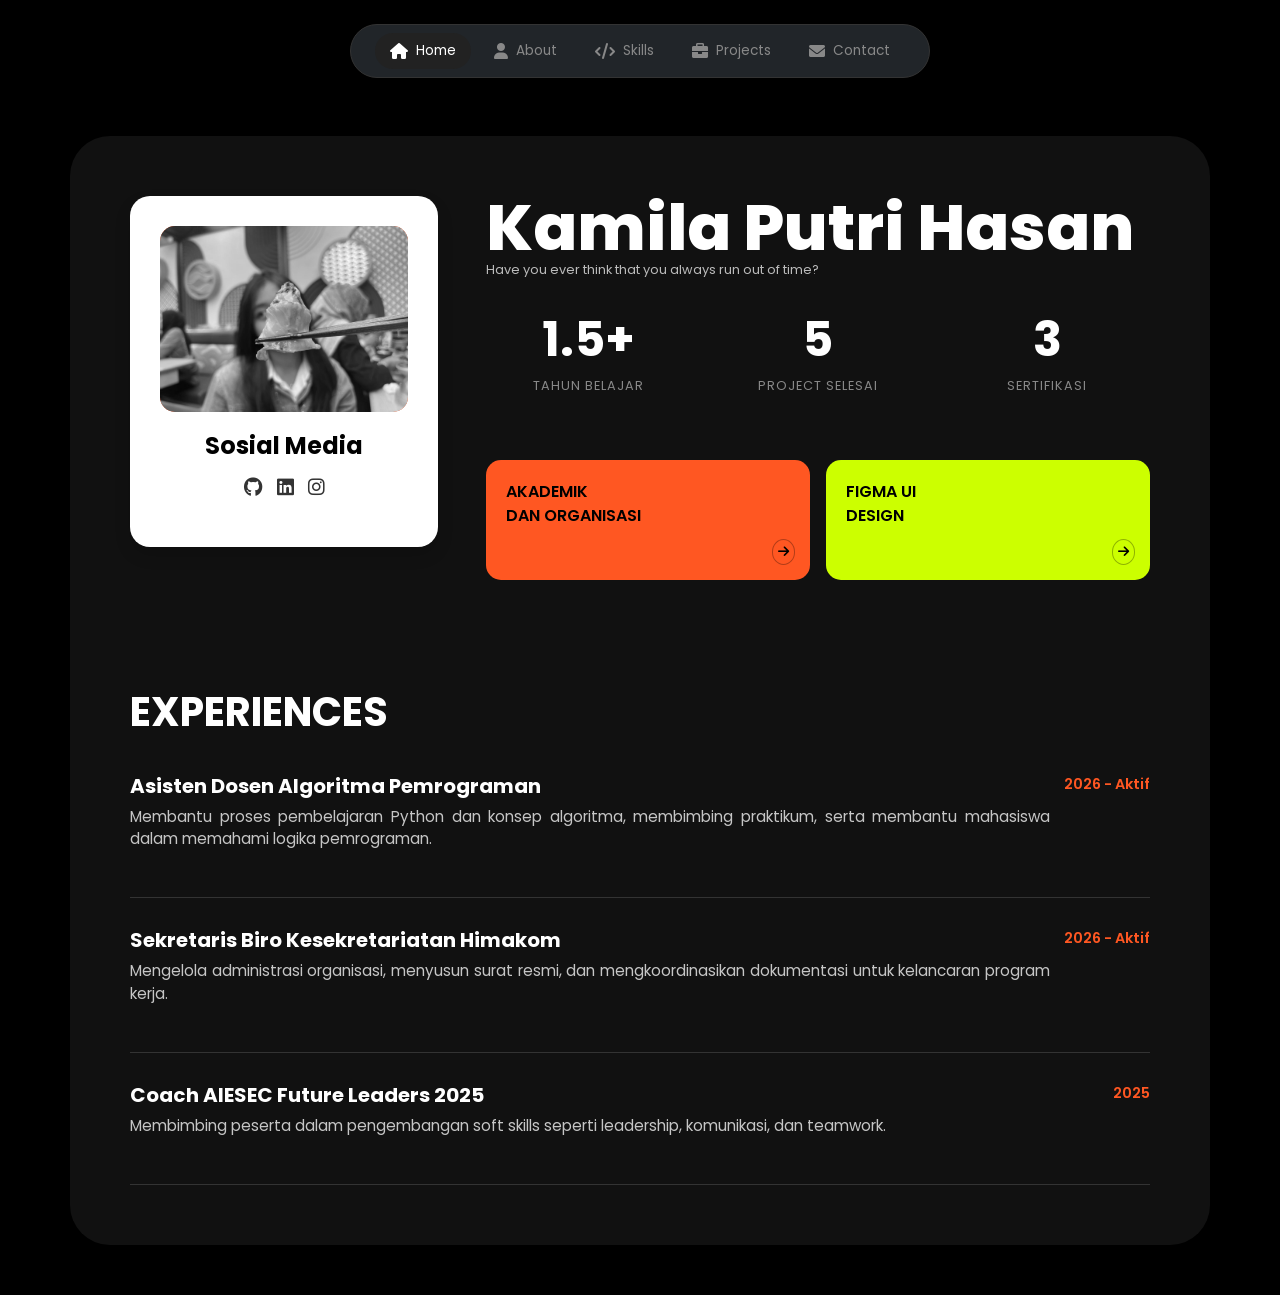
<file: index.html>
<!DOCTYPE html>
<html lang="id">
<head>
    <meta charset="UTF-8">
    <meta name="viewport" content="width=device-width, initial-scale=1.0">
    <title>Portofolio | Kamila Putri Hasan</title>
    <link href="https://cdn.jsdelivr.net/npm/bootstrap@5.3.0/dist/css/bootstrap.min.css" rel="stylesheet">
    <link rel="stylesheet" href="https://cdnjs.cloudflare.com/ajax/libs/font-awesome/6.0.0/css/all.min.css">
    <link href="https://fonts.googleapis.com/css2?family=Poppins:wght@400;600;700;800&display=swap" rel="stylesheet">
    <link rel="stylesheet" href="style.css">
</head>
<body>

    <nav class="navbar navbar-expand-lg navbar-dark sticky-top mt-3">
        <div class="container justify-content-center">
            <div class="bg-dark p-2 rounded-pill shadow d-flex gap-2 align-items-center px-4" style="border: 1px solid #333;">
                <a class="nav-link-custom active" href="index.html"><i class="fas fa-home"></i> <span>Home</span></a>
                <a class="nav-link-custom" href="about.html"><i class="fas fa-user"></i> <span>About</span></a>
                <a class="nav-link-custom" href="skills.html"><i class="fas fa-code"></i> <span>Skills</span></a>
                <a class="nav-link-custom" href="projects.html"><i class="fas fa-briefcase"></i> <span>Projects</span></a>
                <a class="nav-link-custom" href="contact.html"><i class="fas fa-envelope"></i> <span>Contact</span></a>                
            </div>
        </div>
    </nav>

    <div class="container main-wrapper shadow-lg">
        <div class="row g-5 align-items-start">
            <div class="col-md-4">
                <div class="profile-card shadow">
                    <div class="profile-img-box">
                        <img src="assets/potogueh.jpg" alt="Foto Kamila">
                    </div>
                    <h4 class="fw-bold mt-3">Sosial Media</h4>
                    <div class="social-icons my-3">
                        <a href="https://github.com/Kamilaa8" target="_blank"><i class="fab fa-github"></i></a>
                        <a href="https://www.linkedin.com/in/kamila-putri-hasan-668977372?utm_source=share_via&utm_content=profile&utm_medium=member_ios" target="_blank"><i class="fab fa-linkedin"></i></a>
                        <a href="https://www.instagram.com/lyuuxc" target="_blank"><i class="fab fa-instagram"></i></a>
                    </div>
                </div>
            </div>

            <div class="col-md-8">
                <div class="hero-title">Kamila Putri Hasan</div>
                <p class="hero-desc"> 
                    Have you ever think that you always run out of time?
                </p>

                <div class="row text-center mb-5">
                    <div class="col-4 stat-item">
                        <h3>1.5+</h3>
                        <p>Tahun Belajar</p>
                    </div>
                    <div class="col-4 stat-item">
                        <h3>5</h3>
                        <p>Project Selesai</p>
                    </div>
                    <div class="col-4 stat-item">
                        <h3>3</h3>
                        <p>Sertifikasi</p>
                    </div>
                </div>

                <div class="row g-3">
                    <div class="col-md-6">
                        <div class="skill-box orange" style="cursor: pointer;">
                            AKADEMIK <br> DAN ORGANISASI
                            <div class="box-arrow"><i class="fas fa-arrow-right"></i></div>
                        </div>
                    </div>
                    <div class="col-md-6">
                        <div class="skill-box neon" style="cursor: pointer;">
                            FIGMA UI<br>DESIGN
                            <div class="box-arrow"><i class="fas fa-arrow-right"></i></div>
                        </div>
                    </div>
                </div>
            </div>
        </div>

        <div class="row mt-5">
            <div class="col-12">
                <h2 class="exp-title">EXPERIENCES</h2>
                <div id="experience-list"></div> 
            </div>
        </div>

    </div> 

    <script src="https://cdn.jsdelivr.net/npm/bootstrap@5.3.0/dist/js/bootstrap.bundle.min.js"></script>
    <script src="script.js"></script>
</body>
</html>
</file>
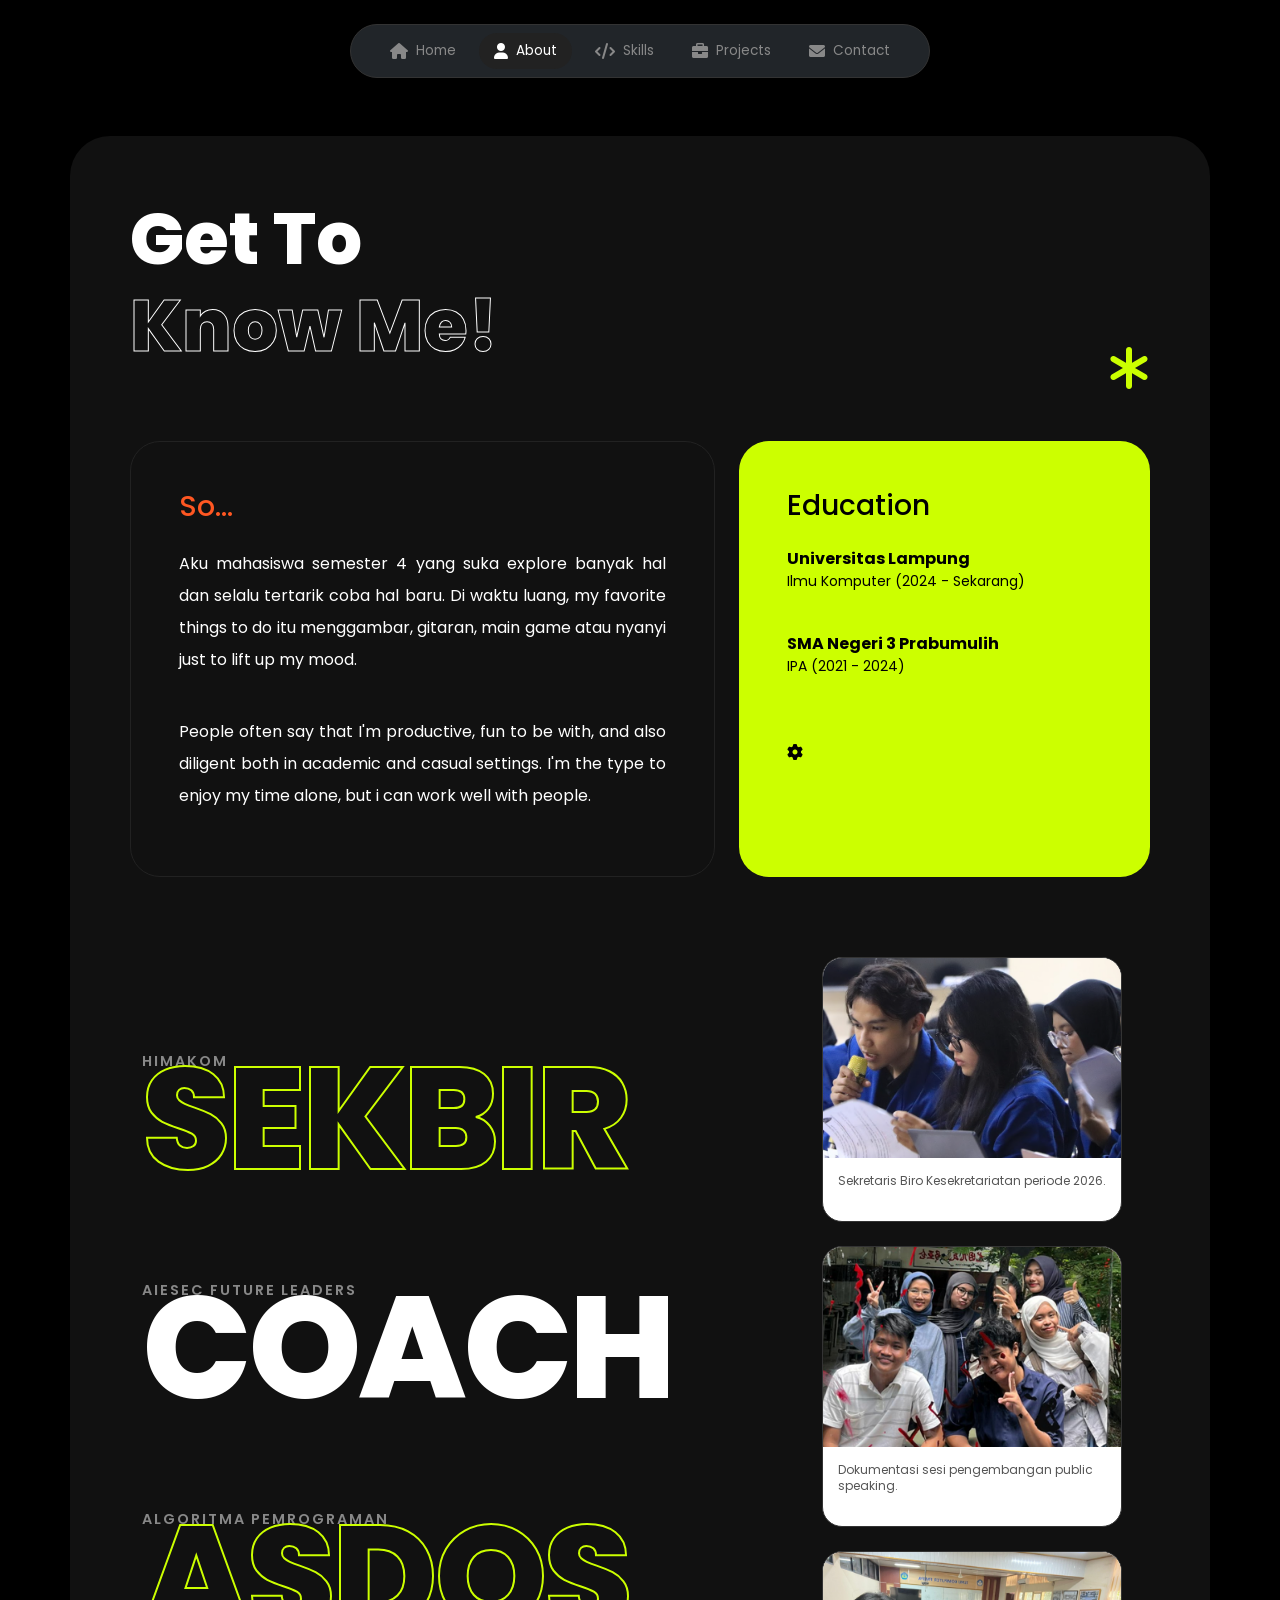
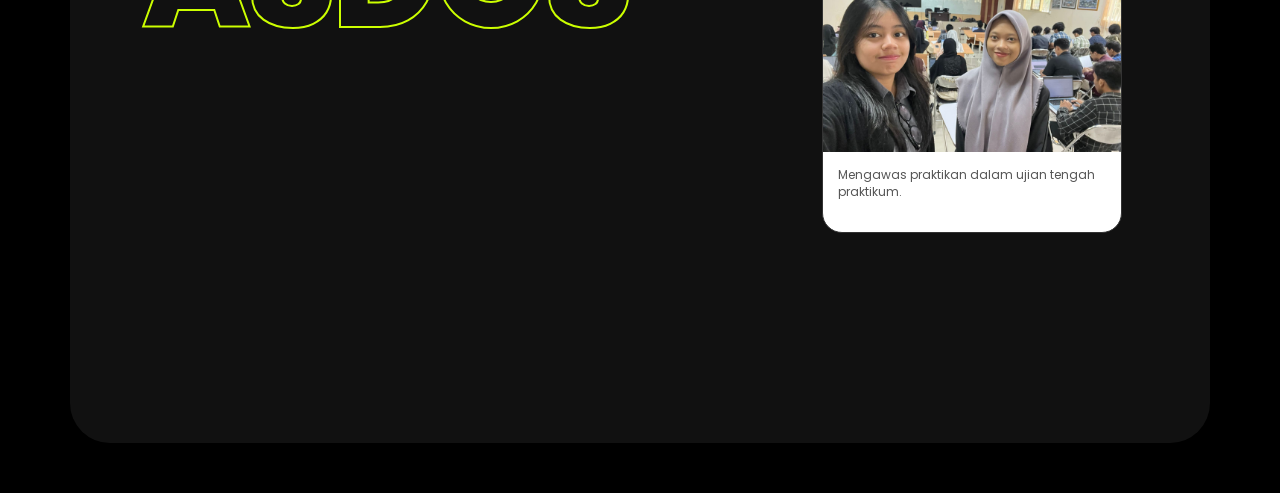
<file: about.html>
<!DOCTYPE html>
<html lang="id">
<head>
    <meta charset="UTF-8">
    <meta name="viewport" content="width=device-width, initial-scale=1.0">
    <title>About Me | Kamila Putri Hasan</title>
    <link href="https://cdn.jsdelivr.net/npm/bootstrap@5.3.0/dist/css/bootstrap.min.css" rel="stylesheet">
    <link rel="stylesheet" href="https://cdnjs.cloudflare.com/ajax/libs/font-awesome/6.0.0/css/all.min.css">
    <link href="https://fonts.googleapis.com/css2?family=Poppins:wght@400;600;700;800&display=swap" rel="stylesheet">
    <link rel="stylesheet" href="style.css">
</head>
<body class="bg-black text-white">

    <nav class="navbar navbar-expand-lg navbar-dark sticky-top mt-3">
        <div class="container justify-content-center">
            <div class="bg-dark p-2 rounded-pill shadow d-flex gap-2 align-items-center px-4" style="border: 1px solid #333;">
                <a class="nav-link-custom" href="index.html"><i class="fas fa-home"></i> <span>Home</span></a>
                <a class="nav-link-custom active" href="about.html"><i class="fas fa-user"></i> <span>About</span></a>
                <a class="nav-link-custom" href="skills.html"><i class="fas fa-code"></i> <span>Skills</span></a>
                <a class="nav-link-custom" href="projects.html"><i class="fas fa-briefcase"></i> <span>Projects</span></a>
                <a class="nav-link-custom" href="contact.html"><i class="fas fa-envelope"></i> <span>Contact</span></a>                
            </div>
        </div>
    </nav>

    <div class="container main-wrapper shadow-lg">
        <div class="row mb-5">
            <div class="col-lg-8">
                <h1 class="display-2 fw-800 mb-4">Get To <br> <span class="text-outline">Know Me!</span></h1>
            </div>
            <div class="col-lg-4 d-flex align-items-end justify-content-end">
                <div class="spinning-logo">
                    <i class="fas fa-asterisk fa-3x text-neon"></i>
                </div>
            </div>
        </div>

        <div class="row g-4">
            <div class="col-md-7">
                <div class="about-card p-5 h-100 bg-dark-soft">
                    <h3 class="text-orange mb-4">So...</h3>
                    <p class="text-justify lh-lg">
                        Aku mahasiswa semester 4 yang suka explore banyak hal dan selalu tertarik coba hal baru. Di waktu luang, my favorite things to do itu menggambar, gitaran, main game atau nyanyi just to lift up my mood.
                    </p>
                    <br>
                    <p class="text-justify lh-lg">
                        People often say that I'm productive, fun to be with, and also diligent both in academic and casual settings. I'm the type to enjoy my time alone, but i can work well with people.
                    </p>
                </div>
            </div>

            <div class="col-md-5">
                <div class="about-card p-5 h-100 bg-neon text-black">
                    <h3>Education</h3>
                    <div class="mt-4">
                        <p class="fw-bold mb-0">Universitas Lampung</p>
                        <p class="small">Ilmu Komputer (2024 - Sekarang)</p>
                        <br>
                        <p class="fw-bold mb-0">SMA Negeri 3 Prabumulih</p>
                        <p class="small">IPA (2021 - 2024)</p>
                        <br>
                        <br>
                        <i class="fas fa-cog spinning-logo"></i>
                    </div>
                </div>
            </div>
        </div>

        <div class="row mt-big section-typography align-items-center">
            <div class="col-lg-8 position-relative">
                <div class="experimental-heading">
                    <span class="text-upper-small">HIMAKOM</span>
                    <h1 class="display-huge text-outline-neon">SEKBIR</h1>
                </div>
                <div class="experimental-heading mt-minus">
                    <span class="text-upper-small">AIESEC Future Leaders</span>
                    <h1 class="display-huge text-white">COACH</h1>
                </div>
                <div class="experimental-heading mt-minus">
                    <span class="text-upper-small text-orange">Algoritma Pemrograman</span>
                    <h1 class="display-huge text-outline-neon">ASDOS</h1>
                </div>
            </div>

            <div class="col-lg-4 d-flex flex-column gap-4">
                <div class="documentation-card">
                    <img src="assets/himakom-activity.jpg" class="activity-img" alt="Himakom">
                    <div class="activity-info">
                        <p>Sekretaris Biro Kesekretariatan periode 2026.</p>
                    </div>
                </div>

                <div class="documentation-card">
                    <img src="assets/aiesec-activity.jpg" class="activity-img" alt="Aiesec">
                    <div class="activity-info">
                        <p>Dokumentasi sesi pengembangan public speaking.</p>
                    </div>
                </div>

                <div class="documentation-card">
                    <img src="assets/asdos-activity.jpeg" class="activity-img" alt="Asdos">
                    <div class="activity-info">
                        <p>Mengawas praktikan dalam ujian tengah praktikum.</p>
                    </div>
                </div>
            </div>
        </div>
    </div>

    <script src="https://cdn.jsdelivr.net/npm/bootstrap@5.3.0/dist/js/bootstrap.bundle.min.js"></script>
    <script src="script.js"></script>
</body>
</html>
</file>
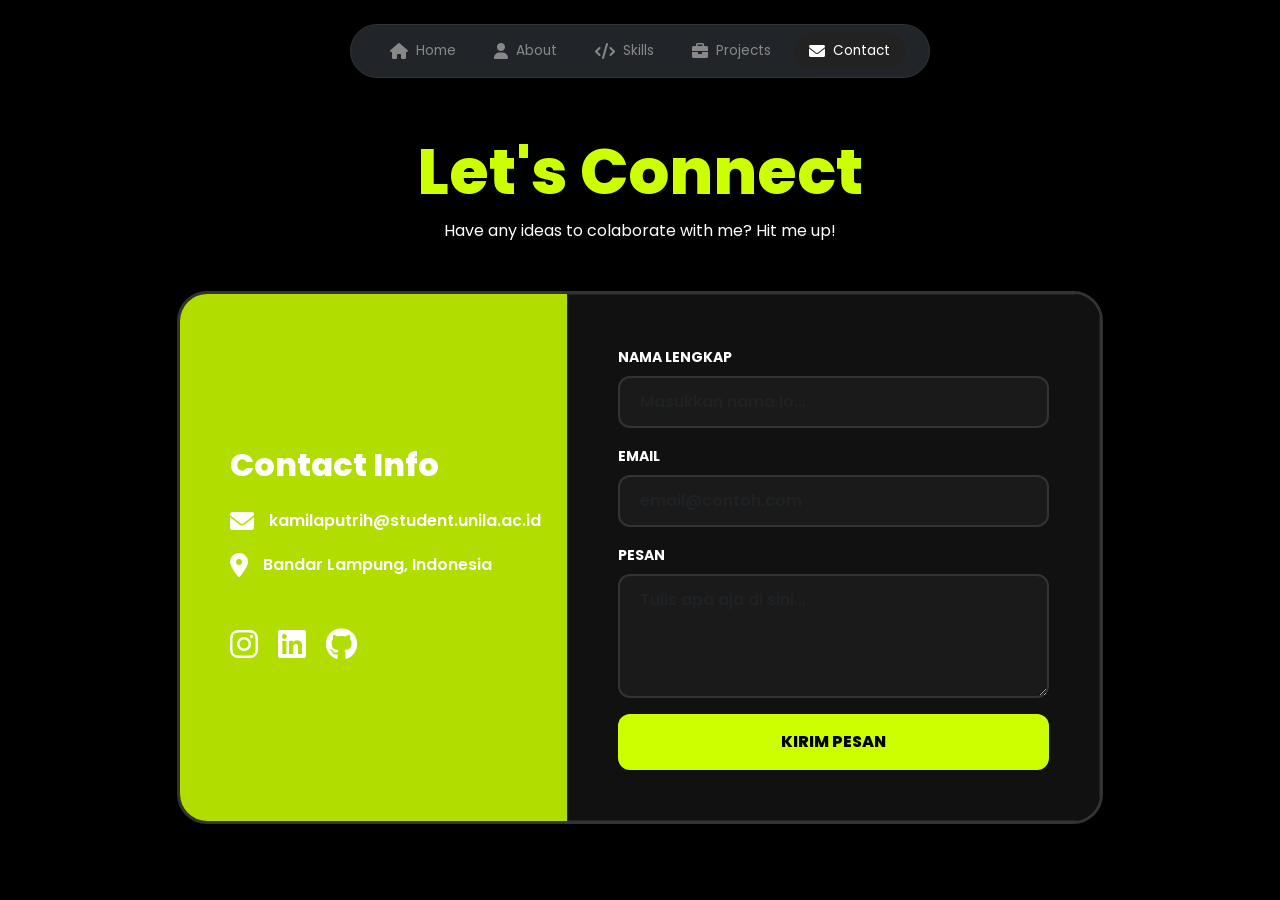
<file: contact.html>
<!DOCTYPE html>
<html lang="id">
<head>
    <meta charset="UTF-8">
    <meta name="viewport" content="width=device-width, initial-scale=1.0">
    <title>Contact | Kamila Putri Hasan</title>
    <link href="https://cdn.jsdelivr.net/npm/bootstrap@5.3.0/dist/css/bootstrap.min.css" rel="stylesheet">
    <link rel="stylesheet" href="https://cdnjs.cloudflare.com/ajax/libs/font-awesome/6.0.0/css/all.min.css">
    <link href="https://fonts.googleapis.com/css2?family=Poppins:wght@400;600;700;800&display=swap" rel="stylesheet">
    <link rel="stylesheet" href="style.css">
</head>
<body class="bg-black text-white">

    <nav class="navbar navbar-expand-lg navbar-dark sticky-top mt-3">
        <div class="container justify-content-center">
            <div class="bg-dark p-2 rounded-pill shadow d-flex gap-2 align-items-center px-4" style="border: 1px solid #333;">
                <a class="nav-link-custom" href="index.html"><i class="fas fa-home"></i> <span>Home</span></a>
                <a class="nav-link-custom" href="about.html"><i class="fas fa-user"></i> <span>About</span></a>
                <a class="nav-link-custom" href="skills.html"><i class="fas fa-code"></i> <span>Skills</span></a>
                <a class="nav-link-custom" href="projects.html"><i class="fas fa-briefcase"></i> <span>Projects</span></a>
                <a class="nav-link-custom active" href="contact.html"><i class="fas fa-envelope"></i> <span>Contact</span></a>
            </div>
        </div>
    </nav>

    <div class="container mt-5">
        <div class="text-center mb-5">
            <h1 class="display-3 fw-800 text-neon">Let's Connect</h1>
            <p class="text-desc-skill">Have any ideas to colaborate with me? Hit me up!</p>
        </div>

        <div class="row justify-content-center">
            <div class="col-lg-10">
                <div class="contact-wrapper">
                    <div class="contact-info-card bg-orange">
                        <h2 class="fw-800 text-white mb-4">Contact Info</h2>
                        <div class="info-item">
                            <i class="fas fa-envelope"></i>
                            <p>kamilaputrih@student.unila.ac.id</p>
                        </div>
                        <div class="info-item">
                            <i class="fas fa-map-marker-alt"></i>
                            <p>Bandar Lampung, Indonesia</p>
                        </div>
                        <div class="social-links-large mt-4">
                            <a href="#"><i class="fab fa-instagram"></i></a>
                            <a href="#"><i class="fab fa-linkedin"></i></a>
                            <a href="#"><i class="fab fa-github"></i></a>
                        </div>
                    </div>

                    <div class="contact-form-card bg-dark-soft">
                        <form action="#">
                            <div class="mb-3">
                                <label class="form-label small fw-bold">NAMA LENGKAP</label>
                                <input type="text" class="form-control custom-input" placeholder="Masukkan nama lo...">
                            </div>
                            <div class="mb-3">
                                <label class="form-label small fw-bold">EMAIL</label>
                                <input type="email" class="form-control custom-input" placeholder="email@contoh.com">
                            </div>
                            <div class="mb-3">
                                <label class="form-label small fw-bold">PESAN</label>
                                <textarea class="form-control custom-input" rows="4" placeholder="Tulis apa aja di sini..."></textarea>
                            </div>
                            <button type="submit" class="btn btn-neon w-100 fw-800 py-3">KIRIM PESAN</button>
                        </form>
                    </div>
                </div>
            </div>
        </div>
    </div>

</body>
</html>
</file>
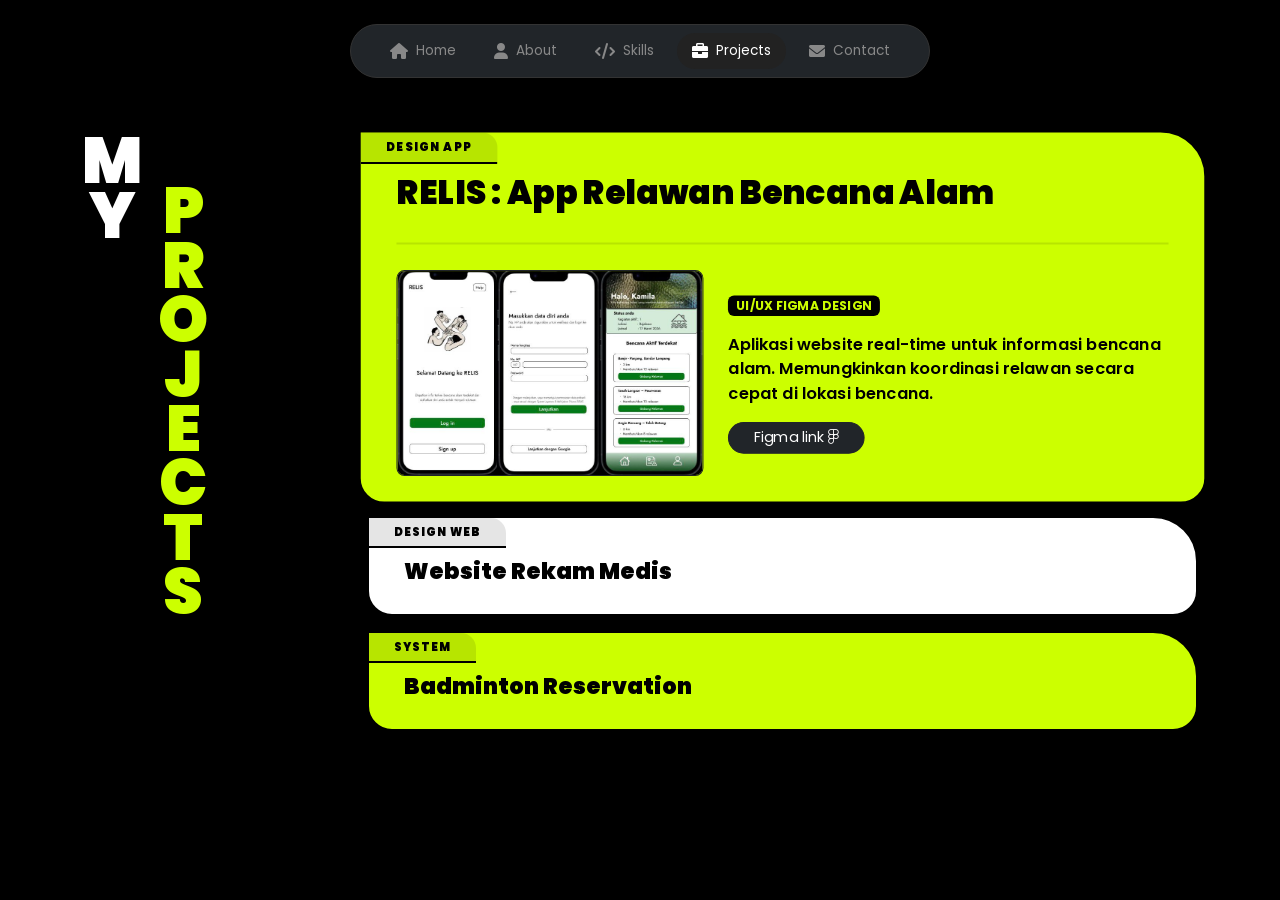
<file: projects.html>
<!DOCTYPE html>
<html lang="id">
<head>
    <meta charset="UTF-8">
    <meta name="viewport" content="width=device-width, initial-scale=1.0">
    <title>Projects | Kamila Putri Hasan</title>
    <link href="https://cdn.jsdelivr.net/npm/bootstrap@5.3.0/dist/css/bootstrap.min.css" rel="stylesheet">
    <link rel="stylesheet" href="https://cdnjs.cloudflare.com/ajax/libs/font-awesome/6.0.0/css/all.min.css">
    <link href="https://fonts.googleapis.com/css2?family=Poppins:wght@400;600;700;800&display=swap" rel="stylesheet">
    <link rel="stylesheet" href="style.css">
</head>
<body class="bg-black text-white">
    <nav class="navbar navbar-expand-lg navbar-dark sticky-top mt-3">
        <div class="container justify-content-center">
            <div class="bg-dark p-2 rounded-pill shadow d-flex gap-2 align-items-center px-4" style="border: 1px solid #333;">
                <a class="nav-link-custom" href="index.html"><i class="fas fa-home"></i> <span>Home</span></a>
                <a class="nav-link-custom" href="about.html"><i class="fas fa-user"></i> <span>About</span></a>
                <a class="nav-link-custom" href="skills.html"><i class="fas fa-code"></i> <span>Skills</span></a>
                <a class="nav-link-custom active" href="projects.html"><i class="fas fa-briefcase"></i> <span>Projects</span></a>
                <a class="nav-link-custom" href="contact.html"><i class="fas fa-envelope"></i> <span>Contact</span></a>                
            </div>
        </div>
    </nav>

    <div class="container mt-5">
        <div class="row align-items-start">
            
            <div class="col-md-3 d-none d-md-block">
                <div class="vertical-title-wrapper">
                    <div class="vertical-column text-white">
                        M<br>Y
                    </div>
                    <div class="vertical-column text-neon column-projects">
                        P<br>R<br>O<br>J<br>E<br>C<br>T<br>S
                    </div>
                </div>
            </div>

            <div class="col-12 d-md-none text-center mb-4">
                <h1 class="display-3 fw-800 text-neon">My Projects</h1>
            </div>

            <div class="col-md-9">
                <div class="stack-area-central">
                    
                    <div class="folder-card-full bg-neon active" data-project="relis">
                        <div class="folder-tab">DESIGN APP</div>
                        <h2 class="folder-title">RELIS : App Relawan Bencana Alam</h2>
                        <div class="folder-inner-content">
                            <div class="row align-items-center g-4">
                                <div class="col-md-5">
                                    <img src="assets/relis.jpg" class="img-fluid rounded-3 border border-dark" alt="Relis App">
                                </div>
                                <div class="col-md-7">
                                    <span class="badge bg-black text-neon mb-3">UI/UX FIGMA DESIGN</span>
                                    <p class="text-in-folder">Aplikasi website real-time untuk informasi bencana alam. Memungkinkan koordinasi relawan secara cepat di lokasi bencana.</p>
                                    <a href="https://www.figma.com/proto/VZvvlKDemAaffYvea4Pv1g/Tugas-2-RPL-Figma-Desain-UI" target="_blank" class="btn btn-dark btn-sm rounded-pill px-4">Figma link <i class="fab fa-figma"></i></a>
                                </div>
                            </div>
                        </div>
                    </div>

                    <div class="folder-card-full bg-white text-black" data-project="nasa">
                        <div class="folder-tab text-black">DESIGN WEB</div>
                        <h2 class="folder-title">Website Rekam Medis</h2>
                        <div class="folder-inner-content">
                            <div class="row align-items-center g-4">
                                <div class="col-md-5">
                                    <img src="assets/rekam-medis.jpg" class="img-fluid rounded-3 border" alt="rekam-medis poto">
                                </div>
                                <div class="col-md-7">
                                    <span class="badge bg-dark text-white mb-3">FIGMA - MYSQL</span>
                                    <p class="text-in-folder">Design system Web Rekam Medis ini dirancang untuk mendukung pengelolaan data kesehatan secara terstruktur dan terintegrasi dengan database. Sistem ini digunakan oleh pasien, dokter, dan admin untuk mengakses, mencatat, serta mengelola informasi medis secara efisien dan aman.</p>
                                    <a href="https://www.figma.com/proto/fRzU5xHBZ5E9Qie9cjLlLI/Projek-Basis-Data-Sistem-Pencatatan-Rekam-Medis?node-id=2097-3747&t=NIS2TNP9I6ISfwFj-1%22" target="_blank" class="btn btn-dark btn-sm rounded-pill px-4">Figma link <i class="fab fa-figma"></i></a>
                                </div>
                            </div>
                        </div>
                    </div>

                    <div class="folder-card-full bg-neon" data-project="badminton">
                        <div class="folder-tab">SYSTEM</div>
                        <h2 class="folder-title">Badminton Reservation</h2>
                        <div class="folder-inner-content">
                            <div class="row align-items-center g-4">
                                <div class="col-md-5">
                                    <img src="assets/badminton.jpg" class="img-fluid rounded-3 border border-dark" alt="Badminton System">
                                </div>
                                <div class="col-md-7">
                                    <span class="badge bg-black text-neon mb-3">JAVA - MYSQL</span>
                                    <p class="text-in-folder">Sistem pemesanan lapangan berbasis Java Desktop dengan database MySQL untuk manajemen jadwal yang terstruktur.</p>
                                </div>
                            </div>
                        </div>
                    </div>

                </div>
            </div>
        </div>
    </div>

    <script src="script.js"></script>
</body>
</html>
</file>
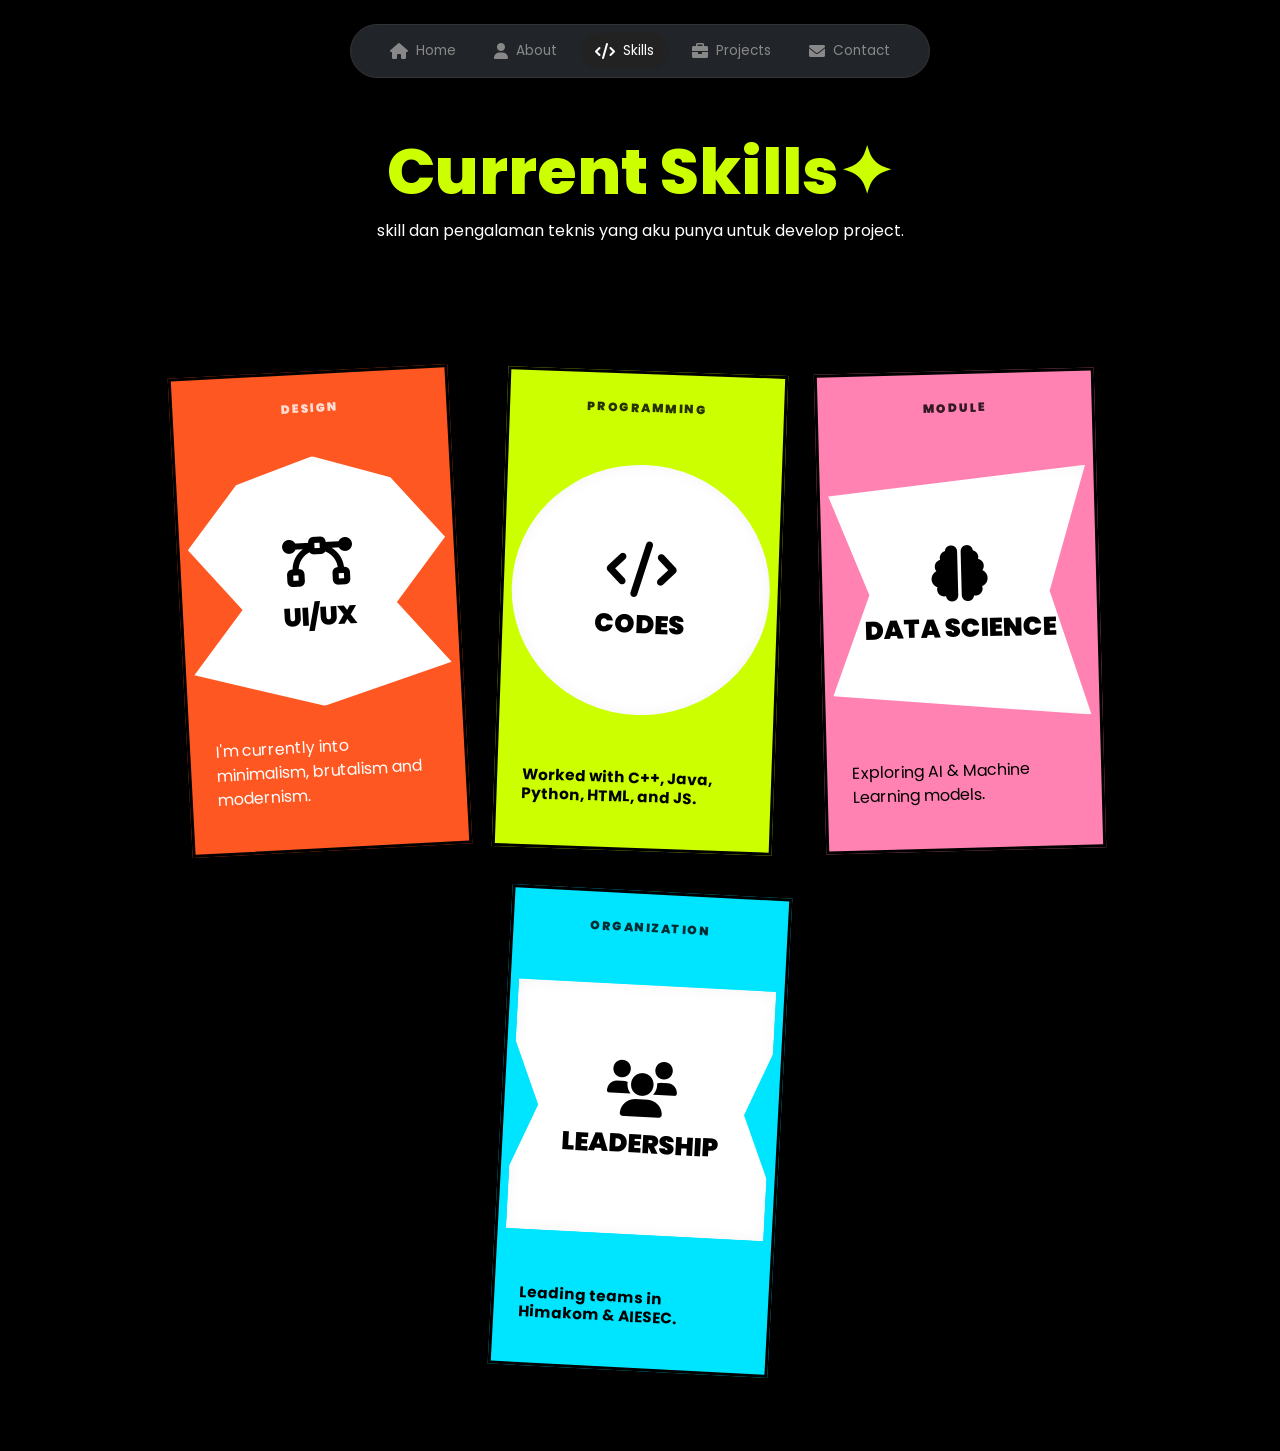
<file: skills.html>
<!DOCTYPE html>
<html lang="id">
<head>
    <meta charset="UTF-8">
    <meta name="viewport" content="width=device-width, initial-scale=1.0">
    <title>Skills | Kamila Putri Hasan</title>
    <link href="https://cdn.jsdelivr.net/npm/bootstrap@5.3.0/dist/css/bootstrap.min.css" rel="stylesheet">
    <link rel="stylesheet" href="https://cdnjs.cloudflare.com/ajax/libs/font-awesome/6.0.0/css/all.min.css">
    <link href="https://fonts.googleapis.com/css2?family=Poppins:wght@400;600;700;800&display=swap" rel="stylesheet">
    <link rel="stylesheet" href="style.css">
</head>
<body class="bg-black text-white">

    <nav class="navbar navbar-expand-lg navbar-dark sticky-top mt-3">
        <div class="container justify-content-center">
            <div class="bg-dark p-2 rounded-pill shadow d-flex gap-2 align-items-center px-4" style="border: 1px solid #333;">
                <a class="nav-link-custom" href="index.html"><i class="fas fa-home"></i> <span>Home</span></a>
                <a class="nav-link-custom" href="about.html"><i class="fas fa-user"></i> <span>About</span></a>
                <a class="nav-link-custom active" href="skills.html"><i class="fas fa-code"></i> <span>Skills</span></a>
                <a class="nav-link-custom" href="projects.html"><i class="fas fa-briefcase"></i> <span>Projects</span></a>
                <a class="nav-link-custom" href="contact.html"><i class="fas fa-envelope"></i> <span>Contact</span></a>
            </div>
        </div>
    </nav>

    <div class="container mt-5">
        <div class="text-center mb-5">
            <h1 class="display-3 fw-800 text-neon">Current Skills<span class="spinning-logo d-inline-block">✦</span></h1>
            <p class="text-desc-skill">skill dan pengalaman teknis yang aku punya untuk develop project.</p>
        </div>

        <div class="skills-setlist">
            <div class="skill-card shape-wavy bg-orange">
                <span class="card-tag">Design</span>
                <div class="inner-shape shape-flower">
                    <i class="fas fa-bezier-curve"></i>
                    <h3 class="card-title">UI/UX</h3>
                </div>
                <p class="card-desc1">I'm currently into minimalism, brutalism and modernism.</p>
            </div>

            <div class="skill-card shape-circle bg-neon">
                <span class="card-tag">Programming</span>
                <div class="inner-shape shape-oval">
                    <i class="fas fa-code"></i>
                    <h3 class="card-title">CODES</h3>
                </div>
                <p class="card-desc">Worked with C++, Java, Python, HTML, and JS.</p>
            </div>

            <div class="skill-card shape-round bg-pink">
                <span class="card-tag">Module</span>
                <div class="inner-shape shape-bowtie">
                    <i class="fas fa-brain"></i>
                    <h3 class="card-title">DATA SCIENCE</h3>
                </div>
                <p class="card-desc1">Exploring AI & Machine Learning models.</p>
            </div>

            <div class="skill-card shape-abstract bg-cyan">
                <span class="card-tag">Organization</span>
                <div class="inner-shape shape-badge">
                    <i class="fas fa-users"></i>
                    <h3 class="card-title">LEADERSHIP</h3>
                </div>
                <p class="card-desc">Leading teams in Himakom & AIESEC.</p>
            </div>
        </div>
    </div>

</body>
</html>
</file>
<file: style.css>
/* --- GLOBAL CONFIGURATION --- */
:root {
    --bg-dark: #000000; 
    --card-dark: #111111;
    --accent-orange: #FF5722;
    --accent-neon: #CCFF00;
    --text-main: #FFFFFF;
    --text-muted: #888888;
}

body {
    background-color: var(--bg-dark);
    color: var(--text-main);
    font-family: 'Poppins', sans-serif;
    overflow-x: hidden;
}

.nav-link-custom {
    color: #888;
    text-decoration: none;
    font-size: 0.85rem;
    padding: 8px 15px;
    border-radius: 50px;
    transition: 0.3s ease;
    display: flex;
    align-items: center;
    gap: 8px;
}

.nav-link-custom i { font-size: 1rem; }

.nav-link-custom:hover, .nav-link-custom.active {
    background-color: #222;
    color: #fff;
}

.sticky-top { z-index: 1000; }

.main-wrapper {
    background-color: var(--card-dark);
    border-radius: 40px;
    padding: 60px;
    margin: 50px auto;
}

/* --- HOME PAGE STYLES --- */
.profile-card {
    background-color: #FFFFFF;
    color: #000000;
    border-radius: 20px;
    padding: 30px;
    text-align: center;
    overflow: hidden;
}

.profile-img-box {
    background-color: var(--accent-orange);
    border-radius: 15px;
    overflow: hidden;
    margin-bottom: 20px;
}

.profile-img-box img {
    width: 100%;
    filter: grayscale(100%);
}

.social-icons i {
    font-size: 1.2rem;
    margin: 0 5px;
    color: #333;
}

.hero-title, .hero-subtitle {
    font-size: 4rem;
    font-weight: 800;
    line-height: 1;
}

.hero-desc {
    color: #bbbbbb;
    font-size: 0.8rem;
    line-height: 1.6;
    text-align: justify;
    max-width: 600px;
    margin-bottom: 30px;
}

.stat-item h3 { font-size: 3rem; font-weight: 700; }
.stat-item p {
    color: var(--text-muted);
    text-transform: uppercase;
    font-size: 0.8rem;
    letter-spacing: 1px;
}

.skill-box {
    border-radius: 15px;
    padding: 20px;
    height: 120px;
    position: relative;
    color: #000;
    font-weight: 600;
}
.skill-box.orange { background-color: var(--accent-orange); }
.skill-box.neon { background-color: var(--accent-neon); }

.box-arrow {
    position: absolute;
    bottom: 15px;
    right: 15px;
    font-size: 0.8rem;
    border: 1px solid rgba(0,0,0,0.3);
    border-radius: 50%;
    padding: 2px 5px;
}

.exp-title { font-size: 2.5rem; font-weight: 700; margin-top: 60px; }
.exp-item {
    border-bottom: 1px solid #333;
    padding: 30px 0;
    display: flex;
    justify-content: space-between;
}
.exp-item:hover { background-color: #1a1a1a; }
.exp-info h5 { font-weight: 700; margin-bottom: 8px; }
.exp-info p { color: #c6c6c6; font-size: 0.95rem; text-align: justify; line-height: 1.5; }
.exp-year {
    color: var(--accent-orange);
    font-weight: 600;
    font-size: 0.9rem;
    min-width: 100px;
    text-align: right;
}

/* --- ABOUT PAGE STYLES --- */
.fw-800 { font-weight: 800; }
.text-outline {
    color: transparent;
    -webkit-text-stroke: 1px #ffffff;
}

.about-card { border-radius: 30px; }
.bg-dark-soft { background-color: #111111; border: 1px solid #222; }
.bg-neon { background-color: var(--accent-neon); }

.spinning-logo { animation: rotate 10s linear infinite; }
@keyframes rotate {
    from { transform: rotate(0deg); }
    to { transform: rotate(360deg); }
}

.text-neon { color: var(--accent-neon); }
.text-orange { color: var(--accent-orange); }
.text-justify { text-align: justify; }

.mt-big { margin: 150px 0; }
.text-upper-small {
    font-size: 0.9rem;
    font-weight: 600;
    text-transform: uppercase;
    letter-spacing: 2px;
    color: #888;
    margin-bottom: -15px;
    display: block;
}

.experimental-heading { margin-bottom: 100px; }

.display-huge {
    font-size: clamp(4rem, 12vw, 9rem);
    font-weight: 800;
    line-height: 0.85;
    letter-spacing: -4px;
}

.text-outline-neon {
    color: transparent;
    -webkit-text-stroke: 2px var(--accent-neon);
}

.text-tm { font-size: 1.2rem; font-weight: 800; vertical-align: super; }
.section-typography { position: relative; margin-top: 80px; }

.documentation-card {
    border-radius: 20px;
    overflow: hidden;
    max-width: 300px;
    background-color: #ffffff;
    border: 1px solid #333;
    display: flex;
    flex-direction: column;
}

.activity-img {
    width: 100%;
    height: 200px;
    object-fit: cover;
}

.activity-info { padding: 15px; }
.activity-info h6 {
    color: #000;
    font-size: 0.9rem;
    font-weight: 700;
    margin-bottom: 5px;
}
.activity-info p {
    color: #555;
    font-size: 0.75rem;
    line-height: 1.4;
}

/* --- RESPONSIVENESS --- */
@media (max-width: 991px) {
    .display-huge { font-size: 5rem; }
    .documentation-card { margin: 0 auto 20px auto; }
}

@media (max-width: 576px) {
    .nav-link-custom span { display: none; }
    .nav-link-custom { padding: 10px; }
    .display-huge { font-size: 3.5rem; }
    .main-wrapper { padding: 30px; }
}

/* --- PROJECTS PAGE RE-DESIGN --- */
.stack-area-central {
    display: flex;
    flex-direction: column;
    gap: 12px;
}

/* --- PROJECTS PAGE RE-DESIGN (BRUTALISM SIDE-BY-SIDE) --- */
.vertical-title-wrapper {
    display: flex;
    justify-content: flex-start;
    gap: 15px; /* Jarak antara kolom MY dan PROJECTS */
    position: sticky;
    top: 100px;
}

/* Style tiap kolom huruf */
.vertical-column {
    font-size: clamp(2rem, 5vw, 4rem);
    font-weight: 900;
    line-height: 0.85;
    text-align: center;
    text-transform: uppercase;
}

/* Membuat PROJECTS lebih turun sedikit (Style Brutalism) */
.column-projects {
    margin-top: 50px;
}

/* Folder Stack Layout */
.stack-area-central {
    display: flex;
    flex-direction: column;
    gap: 15px;
}

/* Folder Card Base */
.folder-card-full {
    position: relative;
    border-radius: 0 45px 25px 25px;
    padding: 25px 35px;
    cursor: pointer;
    transition: all 0.6s cubic-bezier(0.4, 0, 0.2, 1);
    overflow: hidden;
    max-height: 100px; /* Tinggi pas ketutup */
    border: 2px solid #000; /* Border lebih tebal biar tegas */
}

/* Kuping Folder (Tab) */
.folder-tab {
    position: absolute;
    top: 0;
    left: 0;
    padding: 6px 25px;
    background: rgba(0,0,0,0.1); /* Sedikit lebih gelap dari warna folder */
    font-size: 0.7rem;
    font-weight: 900;
    border-radius: 0 15px 0 0;
    border-bottom: 2px solid #000;
    text-transform: uppercase;
    letter-spacing: 1px;
}

.folder-title {
    font-size: 1.4rem;
    font-weight: 900;
    margin-top: 15px;
    transition: all 0.4s ease;
    color: #000000;
}

.folder-inner-content {
    opacity: 0;
    visibility: hidden;
    transform: translateY(30px);
    transition: all 0.5s ease;
    margin-top: 30px;
    padding-top: 25px;
    border-top: 2px solid rgba(0,0,0,0.1);
}

.text-in-folder {
    color: #000000;
    font-weight: 600;
    line-height: 1.5;
}

/* --- KONDISI FOLDER AKTIF (DIKLIK) --- */
.folder-card-full.active {
    max-height: 1000px; /* Meluas ke bawah */
    transform: scale(1.02);
    z-index: 10;
    box-shadow: 20px 20px 0px rgba(0,0,0,1); /* Shadow Brutalism kotak */
}

.folder-card-full.active .folder-inner-content {
    opacity: 1;
    visibility: visible;
    transform: translateY(0);
}

.folder-card-full.active .folder-title {
    font-size: 2rem;
    margin-bottom: 10px;
}

/* Responsif buat Mobile */
@media (max-width: 768px) {
    .vertical-title-container {
        position: static;
        flex-direction: row;
        margin-bottom: 40px;
    }
    .vertical-text {
        font-size: 3rem;
    }
    .vertical-text br {
        display: none;
    }
    .vertical-text.text-neon {
        margin-top: 0;
    }
    .folder-card-full.active {
        transform: scale(1);
    }
}

/* --- SKILLS SETLIST RE-DESIGN (BRUTALISM STYLE) --- */
.skills-setlist {
    display: flex;
    flex-wrap: wrap;
    justify-content: center;
    align-items: center;
    gap: 40px; /* Jarak antar kartu biar lega */
    padding: 80px 20px;
    width: 100%;
    max-width: 1400px;
    margin: 0 auto;
}

/* Card Base - Kotak Miring Estetik */
.skill-card {
    width: 280px;
    height: 480px; /* Tinggi ditambah dikit buat ruang deskripsi */
    padding: 25px;
    display: flex;
    flex-direction: column;
    align-items: center;
    justify-content: space-between;
    transition: all 0.5s cubic-bezier(0.175, 0.885, 0.32, 1.275);
    cursor: pointer;
    position: relative;
    border: 3px solid #000; /* Border tegas biar bold */
}

/* Efek miring bergantian */
.skill-card:nth-child(1) { transform: rotate(-3deg); }
.skill-card:nth-child(2) { transform: rotate(2deg); }
.skill-card:nth-child(3) { transform: rotate(-1.5deg); }
.skill-card:nth-child(4) { transform: rotate(3deg); }

.skill-card:hover {
    transform: translateY(-20px) rotate(0deg) scale(1.05);
    z-index: 10;
    box-shadow: 0 30px 60px rgba(0,0,0,0.6);
}

/* Tag di bagian atas kartu */
.card-tag {
    font-size: 0.75rem;
    font-weight: 900;
    letter-spacing: 1.5px;
    text-transform: uppercase;
    margin-bottom: 10px;
    opacity: 0.8;
}

/* --- INNER SHAPE (Bentuk Putih/Kontras di Tengah) --- */
.inner-shape {
    background: #ffffff; /* Bentuk di tengah warna putih */
    width: 115%; /* Sedikit lebih lebar dari container biar 'pecah' */
    height: 250px;
    display: flex;
    flex-direction: column;
    align-items: center;
    justify-content: center;
    color: #000; /* Text di dalam shape selalu hitam */
    padding: 20px;
    margin: 10px 0;
    box-shadow: inset 0 0 15px rgba(0,0,0,0.05);
}

/* Variasi Bentuk Inner Shape */
.shape-flower {
    clip-path: polygon(50% 0%, 80% 10%, 100% 35%, 80% 60%, 100% 85%, 50% 100%, 0% 85%, 20% 60%, 0% 35%, 20% 10%);
}

.shape-oval {
    border-radius: 50%;
}

.shape-bowtie {
    clip-path: polygon(0% 10%, 100% 0%, 85% 50%, 100% 100%, 0% 90%, 15% 50%);
}

.shape-badge {
    clip-path: polygon(100% 0, 100% 25%, 90% 50%, 100% 75%, 100% 100%, 0 100%, 0 75%, 10% 50%, 0 25%, 0 0);
}

/* Konten di dalam Inner Shape */
.inner-shape i {
    font-size: 3.5rem;
    margin-bottom: 15px;
}

.card-title {
    font-size: 1.6rem;
    font-weight: 900;
    line-height: 1;
    margin: 0;
    text-align: center;
}

/* Deskripsi di bagian bawah kartu */
.card-desc {
    font-size: 0.95rem;
    font-weight: 700;
    line-height: 1.3;
    margin-top: 15px;
}

/* Colors Override */
.bg-orange { background-color: #FF5722 !important; color: #fff; }
.bg-neon   { background-color: #CCFF00 !important; color: #000; }
.bg-pink   { background-color: #FF82B2 !important; color: #000; }
.bg-cyan   { background-color: #00E5FF !important; color: #000; }

/* --- CONTACT PAGE STYLES --- */
.contact-wrapper {
    display: flex;
    flex-wrap: wrap;
    border: 3px solid #333;
    border-radius: 30px;
    overflow: hidden;
    margin-bottom: 50px;
}

.contact-info-card {
    flex: 1;
    min-width: 300px;
    padding: 50px;
    display: flex;
    flex-direction: column;
    justify-content: center;
    background-color: #b1dd00 !important; /* Tambahkan baris ini buat override warna orange */
}

.contact-form-card {
    flex: 1.5;
    min-width: 300px;
    padding: 50px;
    background-color: #111;
}

.info-item {
    display: flex;
    align-items: center;
    gap: 15px;
    margin-bottom: 20px;
}

.info-item i { font-size: 1.5rem; color: #fff; }
.info-item p { margin: 0; font-weight: 600; }

.social-links-large {
    display: flex;
    gap: 20px;
}

.social-links-large a {
    font-size: 2rem;
    color: #fff;
    transition: 0.3s;
}

.social-links-large a:hover { transform: scale(1.2); }

/* Input Styling */
.custom-input {
    background: #1a1a1a !important;
    border: 2px solid #333 !important;
    color: #fff !important;
    padding: 12px 20px;
    border-radius: 12px;
    font-weight: 600;
}

.custom-input:focus {
    border-color: var(--accent-neon) !important;
    box-shadow: none;
}

.btn-neon {
    background-color: var(--accent-neon);
    color: #000;
    border: none;
    border-radius: 12px;
    transition: 0.3s;
}

.btn-neon:hover {
    background-color: #fff;
    transform: translateY(-5px);
    box-shadow: 0 10px 20px rgba(204, 255, 0, 0.3);
}

@media (max-width: 768px) {
    .contact-info-card, .contact-form-card {
        padding: 30px;
    }
}
</file>
